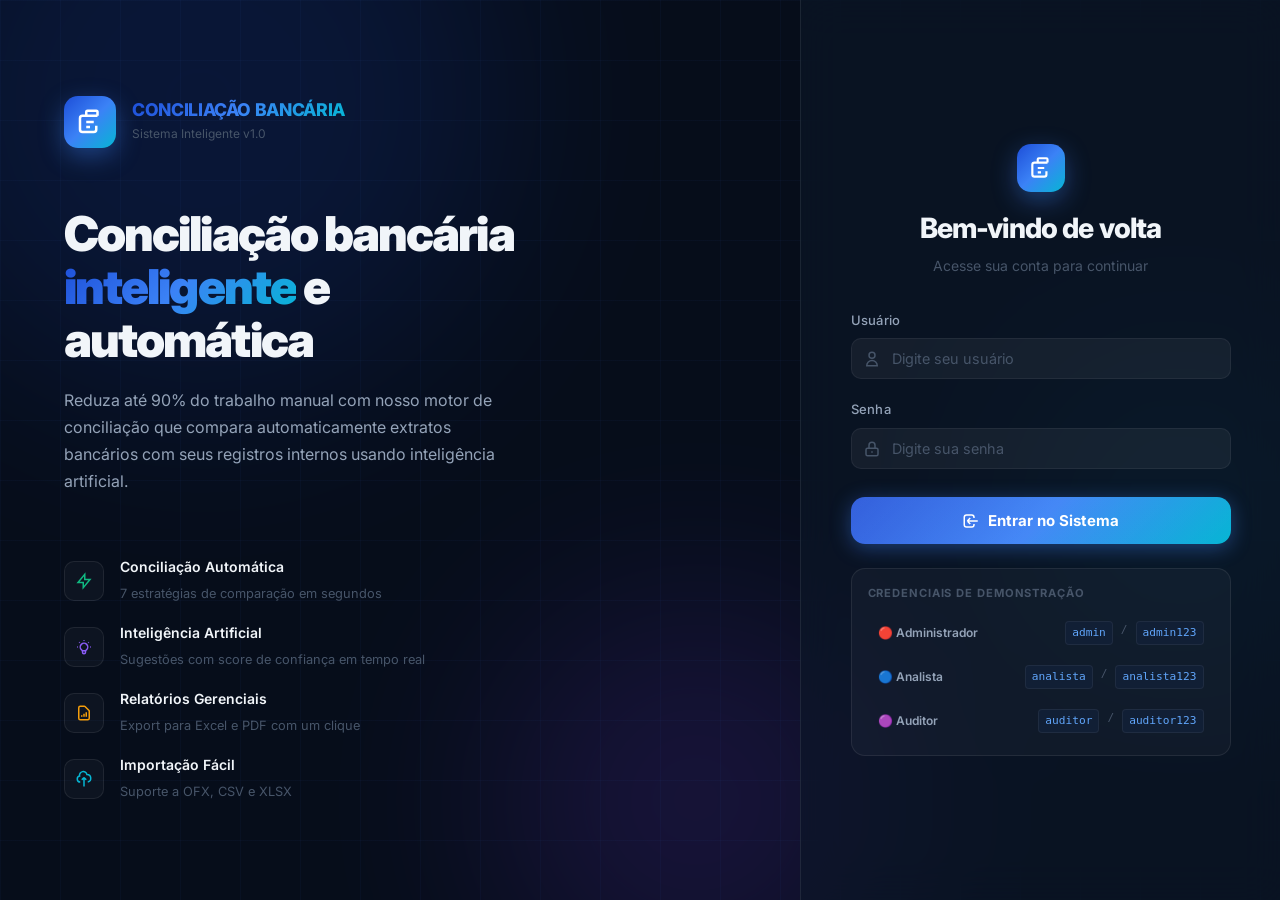
<file: index.html>
<!DOCTYPE html>
<html lang="pt-BR">

<head>
  <meta charset="UTF-8">
  <meta name="viewport" content="width=device-width, initial-scale=1.0">
  <title>Login – Sistema de Conciliação Bancária</title>
  <meta name="description"
    content="Acesse o Sistema Inteligente de Conciliação Bancária. Automatize comparações entre extratos bancários e registros internos.">
  <meta name="theme-color" content="#060d1a">
  <meta name="author" content="Bia Farias">
  <!-- Open Graph -->
  <meta property="og:type" content="website">
  <meta property="og:title" content="Sistema de Conciliação Bancária">
  <meta property="og:description" content="Sistema inteligente de conciliação bancária com IA. Compare extratos bancários e registros internos automaticamente.">
  <meta property="og:url" content="https://bia-farias.github.io/SISTEMA-DE-CONCILIA--O-BANCARIA/">
  <meta name="twitter:card" content="summary_large_image">
  <!-- Favicon -->
  <link rel="icon" href="data:image/svg+xml,<svg xmlns='http://www.w3.org/2000/svg' viewBox='0 0 100 100'><rect width='100' height='100' rx='20' fill='%231d4ed8'/><text y='72' x='14' font-size='60' font-family='Arial' font-weight='bold' fill='white'>CB</text></svg>">
  <link rel="stylesheet" href="css/global.css">
  <link rel="stylesheet" href="css/auth.css">
</head>

<body>
  <div id="toast-container" class="toast-container"></div>

  <div class="auth-page">
    <div class="auth-bg">
      <div class="auth-bg-orb auth-bg-orb-1"></div>
      <div class="auth-bg-orb auth-bg-orb-2"></div>
      <div class="auth-bg-orb auth-bg-orb-3"></div>
      <div class="auth-bg-grid"></div>
    </div>

    <!-- Left: Branding -->
    <div class="auth-left">
      <div class="auth-logo">
        <div class="auth-logo-icon">
          <svg fill="none" viewBox="0 0 24 24" stroke="currentColor" stroke-width="2">
            <path
              d="M9 7H6a2 2 0 00-2 2v9a2 2 0 002 2h9a2 2 0 002-2v-3M9 7h9m-9 0V4a1 1 0 011-1h7a1 1 0 011 1v3M9 12h6m-6 4h3" />
          </svg>
        </div>
        <div class="auth-logo-text">
          <h2>CONCILIAÇÃO BANCÁRIA</h2>
          <span>Sistema Inteligente v1.0</span>
        </div>
      </div>

      <h1 class="auth-headline">
        Conciliação bancária <span>inteligente</span> e automática
      </h1>

      <p class="auth-desc">
        Reduza até 90% do trabalho manual com nosso motor de conciliação que compara automaticamente extratos bancários
        com seus registros internos usando inteligência artificial.
      </p>

      <div class="auth-features">
        <div class="auth-feature">
          <div class="auth-feature-icon">
            <svg width="18" height="18" fill="none" viewBox="0 0 24 24" stroke="#10b981" stroke-width="2">
              <path d="M13 10V3L4 14h7v7l9-11h-7z" />
            </svg>
          </div>
          <div class="auth-feature-text">
            <strong>Conciliação Automática</strong>
            <span>7 estratégias de comparação em segundos</span>
          </div>
        </div>
        <div class="auth-feature">
          <div class="auth-feature-icon">
            <svg width="18" height="18" fill="none" viewBox="0 0 24 24" stroke="#8b5cf6" stroke-width="2">
              <path
                d="M9.663 17h4.673M12 3v1m6.364 1.636l-.707.707M21 12h-1M4 12H3m3.343-5.657l-.707-.707m2.828 9.9a5 5 0 117.072 0l-.548.547A3.374 3.374 0 0014 18.469V19a2 2 0 11-4 0v-.531c0-.895-.356-1.754-.988-2.386l-.548-.547z" />
            </svg>
          </div>
          <div class="auth-feature-text">
            <strong>Inteligência Artificial</strong>
            <span>Sugestões com score de confiança em tempo real</span>
          </div>
        </div>
        <div class="auth-feature">
          <div class="auth-feature-icon">
            <svg width="18" height="18" fill="none" viewBox="0 0 24 24" stroke="#f59e0b" stroke-width="2">
              <path
                d="M9 17v-2m3 2v-4m3 4v-6m2 10H7a2 2 0 01-2-2V5a2 2 0 012-2h5.586a1 1 0 01.707.293l5.414 5.414a1 1 0 01.293.707V19a2 2 0 01-2 2z" />
            </svg>
          </div>
          <div class="auth-feature-text">
            <strong>Relatórios Gerenciais</strong>
            <span>Export para Excel e PDF com um clique</span>
          </div>
        </div>
        <div class="auth-feature">
          <div class="auth-feature-icon">
            <svg width="18" height="18" fill="none" viewBox="0 0 24 24" stroke="#06b6d4" stroke-width="2">
              <path d="M7 16a4 4 0 01-.88-7.903A5 5 0 1115.9 6L16 6a5 5 0 011 9.9M15 13l-3-3m0 0l-3 3m3-3v12" />
            </svg>
          </div>
          <div class="auth-feature-text">
            <strong>Importação Fácil</strong>
            <span>Suporte a OFX, CSV e XLSX</span>
          </div>
        </div>
      </div>
    </div>

    <!-- Right: Form -->
    <div class="auth-right">
      <div class="auth-form-container">
        <div class="auth-form-header">
          <div class="auth-logo-icon" style="width:48px;height:48px;margin:0 auto 20px;border-radius:14px">
            <svg fill="none" viewBox="0 0 24 24" stroke="currentColor" stroke-width="2"
              style="width:26px;height:26px;color:white">
              <path
                d="M9 7H6a2 2 0 00-2 2v9a2 2 0 002 2h9a2 2 0 002-2v-3M9 7h9m-9 0V4a1 1 0 011-1h7a1 1 0 011 1v3M9 12h6m-6 4h3" />
            </svg>
          </div>
          <h2 class="auth-form-title">Bem-vindo de volta</h2>
          <p class="auth-form-subtitle">Acesse sua conta para continuar</p>
        </div>

        <form class="auth-form" id="login-form">
          <div class="input-group">
            <label class="input-label" for="username">Usuário</label>
            <div class="input-with-icon">
              <svg class="input-icon" fill="none" viewBox="0 0 24 24" stroke="currentColor" stroke-width="2">
                <path d="M16 7a4 4 0 11-8 0 4 4 0 018 0zM12 14a7 7 0 00-7 7h14a7 7 0 00-7-7z" />
              </svg>
              <input type="text" id="username" class="input" placeholder="Digite seu usuário" autocomplete="username"
                required>
            </div>
          </div>

          <div class="input-group">
            <label class="input-label" for="password">Senha</label>
            <div class="input-with-icon">
              <svg class="input-icon" fill="none" viewBox="0 0 24 24" stroke="currentColor" stroke-width="2">
                <path
                  d="M12 15v2m-6 4h12a2 2 0 002-2v-6a2 2 0 00-2-2H6a2 2 0 00-2 2v6a2 2 0 002 2zm10-10V7a4 4 0 00-8 0v4h8z" />
              </svg>
              <input type="password" id="password" class="input" placeholder="Digite sua senha"
                autocomplete="current-password" required>
            </div>
          </div>

          <div id="login-error" class="auth-error hidden">
            <svg width="16" height="16" fill="none" viewBox="0 0 24 24" stroke="currentColor" stroke-width="2">
              <path
                d="M12 9v2m0 4h.01m-6.938 4h13.856c1.54 0 2.502-1.667 1.732-3L13.732 4c-.77-1.333-2.694-1.333-3.464 0L3.34 16c-.77 1.333.192 3 1.732 3z" />
            </svg>
            <span id="login-error-msg">Usuário ou senha incorretos.</span>
          </div>

          <button type="submit" class="auth-submit-btn" id="login-btn">
            <svg width="18" height="18" fill="none" viewBox="0 0 24 24" stroke="currentColor" stroke-width="2">
              <path d="M11 16l-4-4m0 0l4-4m-4 4h14m-5 4v1a3 3 0 01-3 3H6a3 3 0 01-3-3V7a3 3 0 013-3h7a3 3 0 013 3v1" />
            </svg>
            <span id="login-btn-text">Entrar no Sistema</span>
          </button>
        </form>

        <!-- Demo credentials -->
        <div class="auth-demo">
          <div class="auth-demo-title">Credenciais de demonstração</div>
          <div class="auth-demo-credentials">
            <div class="auth-demo-row" onclick="fillCredentials('admin','admin123')">
              <span class="auth-demo-role">🔴 Administrador</span>
              <div class="auth-demo-creds">
                <code>admin</code> / <code>admin123</code>
              </div>
            </div>
            <div class="auth-demo-row" onclick="fillCredentials('analista','analista123')">
              <span class="auth-demo-role">🔵 Analista</span>
              <div class="auth-demo-creds">
                <code>analista</code> / <code>analista123</code>
              </div>
            </div>
            <div class="auth-demo-row" onclick="fillCredentials('auditor','auditor123')">
              <span class="auth-demo-role">🟣 Auditor</span>
              <div class="auth-demo-creds">
                <code>auditor</code> / <code>auditor123</code>
              </div>
            </div>
          </div>
        </div>
      </div>
    </div>
  </div>

  <script src="js/storage.js"></script>
  <script src="js/auth.js"></script>
  <script>
    // Redirect if already logged in
    if (AUTH.getSession()) {
      window.location.href = 'dashboard.html';
    }

    function fillCredentials(user, pass) {
      document.getElementById('username').value = user;
      document.getElementById('password').value = pass;
      document.getElementById('username').focus();
    }

    document.getElementById('login-form').addEventListener('submit', async (e) => {
      e.preventDefault();
      const btn = document.getElementById('login-btn');
      const btnText = document.getElementById('login-btn-text');
      const errEl = document.getElementById('login-error');
      const errMsg = document.getElementById('login-error-msg');

      const username = document.getElementById('username').value;
      const password = document.getElementById('password').value;

      btn.classList.add('loading');
      btnText.textContent = 'Verificando...';
      errEl.classList.add('hidden');

      // Simulate small delay for UX
      await new Promise(r => setTimeout(r, 600));

      const result = await AUTH.login(username, password);

      if (result.success) {
        btnText.textContent = 'Redirecionando...';
        setTimeout(() => { window.location.href = 'dashboard.html'; }, 400);
      } else {
        btn.classList.remove('loading');
        btnText.textContent = 'Entrar no Sistema';
        errMsg.textContent = result.error;
        errEl.classList.remove('hidden');
        document.getElementById('password').value = '';
        document.getElementById('password').focus();
      }
    });
  </script>
</body>

</html>
</file>
<file: css/global.css>
/* =========================================
   SISTEMA DE CONCILIAÇÃO BANCÁRIA
   Global Design System
   ========================================= */

@import url('https://fonts.googleapis.com/css2?family=Inter:wght@300;400;500;600;700;800;900&display=swap');

/* ---- CSS Variables / Design Tokens ---- */
:root {
  /* Background */
  --bg-primary:   #060d1a;
  --bg-secondary: #0d1829;
  --bg-tertiary:  #111f35;
  --bg-card:      rgba(255, 255, 255, 0.03);
  --bg-card-hover:rgba(255, 255, 255, 0.06);
  --bg-input:     rgba(255, 255, 255, 0.05);

  /* Glass */
  --glass-bg:     rgba(13, 24, 41, 0.7);
  --glass-border: rgba(255, 255, 255, 0.08);
  --glass-shadow: 0 8px 32px rgba(0, 0, 0, 0.4);

  /* Brand */
  --brand-primary:   #3b82f6;
  --brand-secondary: #60a5fa;
  --brand-gradient:  linear-gradient(135deg, #1d4ed8, #3b82f6, #06b6d4);
  --brand-glow:      0 0 20px rgba(59, 130, 246, 0.4);

  /* Semantic Colors */
  --success:      #10b981;
  --success-bg:   rgba(16, 185, 129, 0.12);
  --success-glow: rgba(16, 185, 129, 0.3);

  --warning:      #f59e0b;
  --warning-bg:   rgba(245, 158, 11, 0.12);
  --warning-glow: rgba(245, 158, 11, 0.3);

  --danger:       #ef4444;
  --danger-bg:    rgba(239, 68, 68, 0.12);
  --danger-glow:  rgba(239, 68, 68, 0.3);

  --info:         #8b5cf6;
  --info-bg:      rgba(139, 92, 246, 0.12);
  --info-glow:    rgba(139, 92, 246, 0.3);

  --pending:      #f97316;
  --pending-bg:   rgba(249, 115, 22, 0.12);

  /* Text */
  --text-primary:   #f1f5f9;
  --text-secondary: #94a3b8;
  --text-muted:     #475569;
  --text-inverse:   #0a0f1e;

  /* Border */
  --border-subtle:  rgba(255, 255, 255, 0.06);
  --border-default: rgba(255, 255, 255, 0.1);
  --border-strong:  rgba(255, 255, 255, 0.2);
  --border-brand:   rgba(59, 130, 246, 0.4);

  /* Spacing */
  --space-1: 4px;
  --space-2: 8px;
  --space-3: 12px;
  --space-4: 16px;
  --space-5: 20px;
  --space-6: 24px;
  --space-8: 32px;
  --space-10: 40px;
  --space-12: 48px;
  --space-16: 64px;

  /* Border Radius */
  --radius-sm:  6px;
  --radius-md:  10px;
  --radius-lg:  14px;
  --radius-xl:  20px;
  --radius-2xl: 28px;
  --radius-full: 9999px;

  /* Shadows */
  --shadow-sm:  0 2px 8px rgba(0,0,0,0.3);
  --shadow-md:  0 4px 16px rgba(0,0,0,0.4);
  --shadow-lg:  0 8px 32px rgba(0,0,0,0.5);
  --shadow-xl:  0 16px 48px rgba(0,0,0,0.6);

  /* Transitions */
  --transition-fast:   all 0.15s ease;
  --transition-normal: all 0.25s ease;
  --transition-slow:   all 0.4s cubic-bezier(0.4, 0, 0.2, 1);

  /* Sidebar */
  --sidebar-width: 260px;
  --header-height: 64px;
  --sidebar-collapsed: 72px;

  /* Z-index */
  --z-sidebar:  100;
  --z-header:   200;
  --z-modal:    300;
  --z-toast:    400;
  --z-tooltip:  500;
}

/* ---- Reset ---- */
*, *::before, *::after {
  box-sizing: border-box;
  margin: 0;
  padding: 0;
}

html {
  scroll-behavior: smooth;
  -webkit-font-smoothing: antialiased;
  -moz-osx-font-smoothing: grayscale;
}

body {
  font-family: 'Inter', -apple-system, BlinkMacSystemFont, sans-serif;
  background-color: var(--bg-primary);
  color: var(--text-primary);
  min-height: 100vh;
  line-height: 1.6;
  overflow-x: hidden;
}

a { color: inherit; text-decoration: none; }
img, svg { display: block; max-width: 100%; }
button { cursor: pointer; font-family: inherit; }
input, textarea, select { font-family: inherit; }
ul, ol { list-style: none; }

/* ---- Scrollbar ---- */
::-webkit-scrollbar { width: 6px; height: 6px; }
::-webkit-scrollbar-track { background: var(--bg-secondary); }
::-webkit-scrollbar-thumb { background: var(--border-strong); border-radius: var(--radius-full); }
::-webkit-scrollbar-thumb:hover { background: var(--text-muted); }

/* ---- Typography ---- */
h1, h2, h3, h4, h5, h6 {
  font-weight: 700;
  line-height: 1.2;
  color: var(--text-primary);
  letter-spacing: -0.02em;
}
h1 { font-size: clamp(1.75rem, 4vw, 2.5rem); }
h2 { font-size: clamp(1.4rem, 3vw, 2rem); }
h3 { font-size: clamp(1.15rem, 2.5vw, 1.5rem); }
h4 { font-size: 1.125rem; }
h5 { font-size: 1rem; }
h6 { font-size: 0.875rem; }

p { color: var(--text-secondary); line-height: 1.7; }

/* ---- Layout ---- */
.app-layout {
  display: flex;
  min-height: 100vh;
}

.main-content {
  flex: 1;
  margin-left: var(--sidebar-width);
  min-height: 100vh;
  display: flex;
  flex-direction: column;
  transition: var(--transition-slow);
}

.main-content.sidebar-collapsed {
  margin-left: var(--sidebar-collapsed);
}

.page-content {
  flex: 1;
  padding: var(--space-8);
  margin-top: var(--header-height);
}

.container { max-width: 1400px; margin: 0 auto; width: 100%; }

/* ---- Grid ---- */
.grid { display: grid; }
.grid-cols-2 { grid-template-columns: repeat(2, 1fr); }
.grid-cols-3 { grid-template-columns: repeat(3, 1fr); }
.grid-cols-4 { grid-template-columns: repeat(4, 1fr); }
.grid-cols-6 { grid-template-columns: repeat(6, 1fr); }
.gap-4  { gap: var(--space-4); }
.gap-6  { gap: var(--space-6); }
.gap-8  { gap: var(--space-8); }

/* ---- Flex ---- */
.flex { display: flex; }
.flex-col { flex-direction: column; }
.items-center { align-items: center; }
.items-start  { align-items: flex-start; }
.items-end    { align-items: flex-end; }
.justify-center  { justify-content: center; }
.justify-between { justify-content: space-between; }
.justify-end     { justify-content: flex-end; }
.flex-1 { flex: 1; }
.gap-2  { gap: var(--space-2); }
.gap-3  { gap: var(--space-3); }

/* ---- Card ---- */
.card {
  background: var(--bg-card);
  border: 1px solid var(--glass-border);
  border-radius: var(--radius-xl);
  padding: var(--space-6);
  backdrop-filter: blur(20px);
  -webkit-backdrop-filter: blur(20px);
  transition: var(--transition-normal);
}
.card:hover {
  background: var(--bg-card-hover);
  border-color: var(--border-default);
  box-shadow: var(--shadow-md);
}
.card-sm { padding: var(--space-4); border-radius: var(--radius-lg); }
.card-lg { padding: var(--space-8); border-radius: var(--radius-2xl); }

/* ---- Buttons ---- */
.btn {
  display: inline-flex;
  align-items: center;
  gap: var(--space-2);
  padding: 10px 20px;
  border-radius: var(--radius-md);
  font-size: 0.875rem;
  font-weight: 600;
  border: none;
  cursor: pointer;
  transition: var(--transition-normal);
  white-space: nowrap;
  position: relative;
  overflow: hidden;
}
.btn::after {
  content: '';
  position: absolute;
  inset: 0;
  background: rgba(255,255,255,0);
  transition: var(--transition-fast);
}
.btn:hover::after { background: rgba(255,255,255,0.07); }
.btn:active { transform: scale(0.97); }

.btn-primary {
  background: var(--brand-gradient);
  color: white;
  box-shadow: 0 4px 15px rgba(59, 130, 246, 0.35);
}
.btn-primary:hover {
  box-shadow: 0 6px 24px rgba(59, 130, 246, 0.5);
  transform: translateY(-1px);
}

.btn-secondary {
  background: var(--bg-card);
  color: var(--text-primary);
  border: 1px solid var(--border-default);
}
.btn-secondary:hover {
  border-color: var(--brand-primary);
  color: var(--brand-secondary);
}

.btn-success {
  background: linear-gradient(135deg, #059669, #10b981);
  color: white;
  box-shadow: 0 4px 15px rgba(16, 185, 129, 0.35);
}
.btn-success:hover { box-shadow: 0 6px 24px rgba(16, 185, 129, 0.5); transform: translateY(-1px); }

.btn-danger {
  background: linear-gradient(135deg, #dc2626, #ef4444);
  color: white;
  box-shadow: 0 4px 15px rgba(239, 68, 68, 0.35);
}
.btn-danger:hover { box-shadow: 0 6px 24px rgba(239, 68, 68, 0.5); transform: translateY(-1px); }

.btn-ghost {
  background: transparent;
  color: var(--text-secondary);
  border: 1px solid transparent;
}
.btn-ghost:hover {
  background: var(--bg-card);
  border-color: var(--border-subtle);
  color: var(--text-primary);
}

.btn-sm { padding: 7px 14px; font-size: 0.8rem; }
.btn-lg { padding: 14px 28px; font-size: 1rem; border-radius: var(--radius-lg); }
.btn-icon { padding: 10px; width: 40px; height: 40px; justify-content: center; border-radius: var(--radius-md); }
.btn-icon.btn-sm { width: 32px; height: 32px; padding: 6px; }

.btn:disabled {
  opacity: 0.4;
  cursor: not-allowed;
  transform: none !important;
}

/* ---- Inputs ---- */
.input-group {
  display: flex;
  flex-direction: column;
  gap: var(--space-2);
}
.input-label {
  font-size: 0.8125rem;
  font-weight: 500;
  color: var(--text-secondary);
  letter-spacing: 0.02em;
}
.input {
  background: var(--bg-input);
  border: 1px solid var(--border-subtle);
  border-radius: var(--radius-md);
  padding: 11px 14px;
  color: var(--text-primary);
  font-size: 0.9rem;
  width: 100%;
  transition: var(--transition-fast);
  outline: none;
}
.input::placeholder { color: var(--text-muted); }
.input:focus {
  border-color: var(--brand-primary);
  background: rgba(59, 130, 246, 0.05);
  box-shadow: 0 0 0 3px rgba(59, 130, 246, 0.12);
}
.input:hover { border-color: var(--border-default); }

.input-with-icon { position: relative; }
.input-with-icon .input { padding-left: 40px; }
.input-with-icon .input-icon {
  position: absolute;
  left: 12px;
  top: 50%;
  transform: translateY(-50%);
  color: var(--text-muted);
  width: 18px;
  height: 18px;
}

select.input {
  appearance: none;
  background-image: url("data:image/svg+xml,%3Csvg xmlns='http://www.w3.org/2000/svg' fill='none' viewBox='0 0 24 24' stroke='%2394a3b8' stroke-width='2'%3E%3Cpath d='M19 9l-7 7-7-7'/%3E%3C/svg%3E");
  background-repeat: no-repeat;
  background-position: right 12px center;
  background-size: 16px;
  padding-right: 36px;
  cursor: pointer;
}

/* ---- Badges / Status ---- */
.badge {
  display: inline-flex;
  align-items: center;
  gap: 5px;
  padding: 3px 10px;
  border-radius: var(--radius-full);
  font-size: 0.72rem;
  font-weight: 600;
  letter-spacing: 0.04em;
  text-transform: uppercase;
}
.badge-success   { background: var(--success-bg); color: var(--success); border: 1px solid rgba(16,185,129,0.2); }
.badge-warning   { background: var(--warning-bg); color: var(--warning); border: 1px solid rgba(245,158,11,0.2); }
.badge-danger    { background: var(--danger-bg);  color: var(--danger);  border: 1px solid rgba(239,68,68,0.2); }
.badge-info      { background: var(--info-bg);    color: var(--info);    border: 1px solid rgba(139,92,246,0.2); }
.badge-pending   { background: var(--pending-bg); color: var(--pending); border: 1px solid rgba(249,115,22,0.2); }
.badge-secondary { background: var(--bg-card);    color: var(--text-secondary); border: 1px solid var(--border-subtle); }
.badge-brand     { background: rgba(59,130,246,0.12); color: var(--brand-primary); border: 1px solid rgba(59,130,246,0.2); }

.badge-dot::before {
  content: '';
  width: 6px;
  height: 6px;
  border-radius: 50%;
  background: currentColor;
  flex-shrink: 0;
}

/* ---- Tables ---- */
.table-wrapper {
  overflow-x: auto;
  border-radius: var(--radius-lg);
  border: 1px solid var(--glass-border);
}
.table {
  width: 100%;
  border-collapse: collapse;
  font-size: 0.875rem;
}
.table thead th {
  background: rgba(255,255,255,0.03);
  padding: 13px 16px;
  text-align: left;
  font-size: 0.75rem;
  font-weight: 600;
  color: var(--text-muted);
  text-transform: uppercase;
  letter-spacing: 0.06em;
  border-bottom: 1px solid var(--glass-border);
  white-space: nowrap;
}
.table tbody td {
  padding: 13px 16px;
  border-bottom: 1px solid var(--border-subtle);
  color: var(--text-primary);
  vertical-align: middle;
}
.table tbody tr:last-child td { border-bottom: none; }
.table tbody tr {
  transition: var(--transition-fast);
}
.table tbody tr:hover { background: rgba(255,255,255,0.02); }
.table-striped tbody tr:nth-child(even) { background: rgba(255,255,255,0.01); }

/* ---- Page Header ---- */
.page-header {
  display: flex;
  align-items: center;
  justify-content: space-between;
  margin-bottom: var(--space-8);
  flex-wrap: wrap;
  gap: var(--space-4);
}
.page-title {
  font-size: 1.625rem;
  font-weight: 800;
  letter-spacing: -0.03em;
  background: linear-gradient(135deg, var(--text-primary), var(--text-secondary));
  -webkit-background-clip: text;
  -webkit-text-fill-color: transparent;
  background-clip: text;
}
.page-subtitle {
  font-size: 0.875rem;
  color: var(--text-muted);
  margin-top: 3px;
}

/* ---- Section Headers ---- */
.section-header {
  display: flex;
  align-items: center;
  justify-content: space-between;
  margin-bottom: var(--space-5);
}
.section-title {
  font-size: 1rem;
  font-weight: 700;
  color: var(--text-primary);
}

/* ---- Divider ---- */
.divider {
  height: 1px;
  background: var(--border-subtle);
  margin: var(--space-6) 0;
}

/* ---- Toast Notifications ---- */
.toast-container {
  position: fixed;
  top: var(--space-5);
  right: var(--space-5);
  display: flex;
  flex-direction: column;
  gap: var(--space-3);
  z-index: var(--z-toast);
  pointer-events: none;
}
.toast {
  display: flex;
  align-items: center;
  gap: var(--space-3);
  padding: 14px 18px;
  border-radius: var(--radius-lg);
  background: var(--bg-tertiary);
  border: 1px solid var(--glass-border);
  backdrop-filter: blur(20px);
  box-shadow: var(--shadow-xl);
  min-width: 300px;
  max-width: 420px;
  pointer-events: all;
  animation: toastIn 0.4s cubic-bezier(0.34, 1.56, 0.64, 1);
}
.toast.toast-hide { animation: toastOut 0.3s ease forwards; }
.toast-icon { width: 20px; height: 20px; flex-shrink: 0; }
.toast-message { font-size: 0.875rem; font-weight: 500; flex: 1; }
.toast-close { color: var(--text-muted); cursor: pointer; padding: 2px; }
.toast-success { border-color: rgba(16,185,129,0.3); }
.toast-success .toast-icon { color: var(--success); }
.toast-error { border-color: rgba(239,68,68,0.3); }
.toast-error .toast-icon { color: var(--danger); }
.toast-warning { border-color: rgba(245,158,11,0.3); }
.toast-warning .toast-icon { color: var(--warning); }
.toast-info { border-color: rgba(59,130,246,0.3); }
.toast-info .toast-icon { color: var(--brand-primary); }

@keyframes toastIn {
  from { opacity: 0; transform: translateX(50px) scale(0.9); }
  to   { opacity: 1; transform: translateX(0) scale(1); }
}
@keyframes toastOut {
  from { opacity: 1; transform: translateX(0); }
  to   { opacity: 0; transform: translateX(50px); }
}

/* ---- Modal ---- */
.modal-overlay {
  position: fixed;
  inset: 0;
  background: rgba(6, 13, 26, 0.85);
  backdrop-filter: blur(8px);
  z-index: var(--z-modal);
  display: flex;
  align-items: center;
  justify-content: center;
  padding: var(--space-5);
  opacity: 0;
  visibility: hidden;
  transition: var(--transition-normal);
}
.modal-overlay.active {
  opacity: 1;
  visibility: visible;
}
.modal {
  background: var(--bg-secondary);
  border: 1px solid var(--glass-border);
  border-radius: var(--radius-2xl);
  padding: var(--space-8);
  width: 100%;
  max-width: 560px;
  max-height: 90vh;
  overflow-y: auto;
  transform: scale(0.9) translateY(20px);
  transition: var(--transition-slow);
  box-shadow: var(--shadow-xl);
}
.modal-overlay.active .modal {
  transform: scale(1) translateY(0);
}
.modal-header {
  display: flex;
  align-items: center;
  justify-content: space-between;
  margin-bottom: var(--space-6);
}
.modal-title { font-size: 1.25rem; font-weight: 700; }
.modal-close {
  width: 32px; height: 32px;
  border-radius: var(--radius-md);
  border: none;
  background: var(--bg-card);
  color: var(--text-secondary);
  display: flex; align-items: center; justify-content: center;
  cursor: pointer;
  transition: var(--transition-fast);
}
.modal-close:hover { background: var(--danger-bg); color: var(--danger); }
.modal-footer {
  display: flex;
  gap: var(--space-3);
  justify-content: flex-end;
  margin-top: var(--space-6);
  padding-top: var(--space-5);
  border-top: 1px solid var(--border-subtle);
}

/* ---- Progress Bar ---- */
.progress-bar {
  width: 100%;
  height: 8px;
  background: var(--border-subtle);
  border-radius: var(--radius-full);
  overflow: hidden;
}
.progress-fill {
  height: 100%;
  background: var(--brand-gradient);
  border-radius: var(--radius-full);
  transition: width 0.5s cubic-bezier(0.4, 0, 0.2, 1);
  position: relative;
  overflow: hidden;
}
.progress-fill::after {
  content: '';
  position: absolute;
  inset: 0;
  background: linear-gradient(90deg, transparent, rgba(255,255,255,0.3), transparent);
  animation: shimmer 2s infinite;
}
@keyframes shimmer {
  from { transform: translateX(-100%); }
  to   { transform: translateX(100%); }
}

/* ---- Skeleton Loader ---- */
.skeleton {
  background: linear-gradient(90deg, var(--bg-card) 25%, rgba(255,255,255,0.06) 50%, var(--bg-card) 75%);
  background-size: 200% 100%;
  animation: skeleton 1.5s ease-in-out infinite;
  border-radius: var(--radius-md);
}
@keyframes skeleton {
  from { background-position: 200% 0; }
  to   { background-position: -200% 0; }
}

/* ---- Empty State ---- */
.empty-state {
  display: flex;
  flex-direction: column;
  align-items: center;
  justify-content: center;
  text-align: center;
  padding: var(--space-16) var(--space-8);
  gap: var(--space-4);
}
.empty-state-icon {
  width: 64px;
  height: 64px;
  background: var(--bg-card);
  border-radius: var(--radius-xl);
  display: flex;
  align-items: center;
  justify-content: center;
  margin-bottom: var(--space-2);
  color: var(--text-muted);
}
.empty-state-title {
  font-size: 1.1rem;
  font-weight: 700;
  color: var(--text-primary);
}
.empty-state-desc {
  font-size: 0.875rem;
  color: var(--text-muted);
  max-width: 340px;
}

/* ---- Utility Classes ---- */
.mt-auto { margin-top: auto; }
.mb-0    { margin-bottom: 0; }
.p-0     { padding: 0; }
.w-full  { width: 100%; }
.h-full  { height: 100%; }
.relative { position: relative; }
.absolute { position: absolute; }
.overflow-hidden { overflow: hidden; }
.text-center { text-align: center; }
.text-right  { text-align: right; }
.text-sm   { font-size: 0.875rem; }
.text-xs   { font-size: 0.75rem; }
.text-lg   { font-size: 1.125rem; }
.text-xl   { font-size: 1.25rem; }
.text-muted   { color: var(--text-muted); }
.text-secondary { color: var(--text-secondary); }
.text-success { color: var(--success); }
.text-danger  { color: var(--danger); }
.text-warning { color: var(--warning); }
.text-brand   { color: var(--brand-primary); }
.font-bold   { font-weight: 700; }
.font-semibold { font-weight: 600; }
.font-medium  { font-weight: 500; }
.hidden { display: none !important; }
.truncate { white-space: nowrap; overflow: hidden; text-overflow: ellipsis; }

/* ---- Glow Effects ---- */
.glow-blue   { box-shadow: 0 0 20px rgba(59,130,246,0.3); }
.glow-green  { box-shadow: 0 0 20px rgba(16,185,129,0.3); }
.glow-amber  { box-shadow: 0 0 20px rgba(245,158,11,0.3); }
.glow-red    { box-shadow: 0 0 20px rgba(239,68,68,0.3); }
.glow-purple { box-shadow: 0 0 20px rgba(139,92,246,0.3); }

/* ---- Gradient Text ---- */
.gradient-text {
  background: var(--brand-gradient);
  -webkit-background-clip: text;
  -webkit-text-fill-color: transparent;
  background-clip: text;
}

/* ---- Animations ---- */
@keyframes fadeIn {
  from { opacity: 0; }
  to   { opacity: 1; }
}
@keyframes slideUp {
  from { opacity: 0; transform: translateY(24px); }
  to   { opacity: 1; transform: translateY(0); }
}
@keyframes slideDown {
  from { opacity: 0; transform: translateY(-16px); }
  to   { opacity: 1; transform: translateY(0); }
}
@keyframes scaleIn {
  from { opacity: 0; transform: scale(0.9); }
  to   { opacity: 1; transform: scale(1); }
}
@keyframes pulse {
  0%, 100% { opacity: 1; }
  50% { opacity: 0.5; }
}
@keyframes spin {
  from { transform: rotate(0deg); }
  to   { transform: rotate(360deg); }
}
@keyframes float {
  0%, 100% { transform: translateY(0); }
  50% { transform: translateY(-8px); }
}

.animate-fade-in  { animation: fadeIn 0.4s ease; }
.animate-slide-up { animation: slideUp 0.5s cubic-bezier(0.4, 0, 0.2, 1); }
.animate-scale-in { animation: scaleIn 0.3s ease; }
.animate-spin     { animation: spin 1s linear infinite; }
.animate-pulse    { animation: pulse 2s ease-in-out infinite; }

/* ---- Background Decorations ---- */
.bg-grid {
  background-image:
    linear-gradient(rgba(59, 130, 246, 0.03) 1px, transparent 1px),
    linear-gradient(90deg, rgba(59, 130, 246, 0.03) 1px, transparent 1px);
  background-size: 50px 50px;
}

.bg-dots {
  background-image: radial-gradient(rgba(59, 130, 246, 0.15) 1px, transparent 1px);
  background-size: 20px 20px;
}

/* ---- Tooltip ---- */
[data-tooltip] {
  position: relative;
}
[data-tooltip]::before {
  content: attr(data-tooltip);
  position: absolute;
  bottom: calc(100% + 8px);
  left: 50%;
  transform: translateX(-50%);
  background: var(--bg-tertiary);
  border: 1px solid var(--border-default);
  color: var(--text-primary);
  font-size: 0.75rem;
  padding: 6px 10px;
  border-radius: var(--radius-sm);
  white-space: nowrap;
  opacity: 0;
  pointer-events: none;
  transition: var(--transition-fast);
  z-index: var(--z-tooltip);
}
[data-tooltip]:hover::before { opacity: 1; }

/* ---- Responsive ---- */
@media (max-width: 1024px) {
  .grid-cols-4 { grid-template-columns: repeat(2, 1fr); }
  .grid-cols-6 { grid-template-columns: repeat(3, 1fr); }
}
@media (max-width: 768px) {
  .main-content { margin-left: 0; }
  .page-content { padding: var(--space-4); }
  .grid-cols-2,
  .grid-cols-3,
  .grid-cols-4 { grid-template-columns: 1fr; }
  .grid-cols-6 { grid-template-columns: repeat(2, 1fr); }
  .page-header { flex-direction: column; align-items: flex-start; }
}
</file>
<file: css/auth.css>
/* =========================================
   AUTH / LOGIN PAGE STYLES
   ========================================= */

.auth-page {
  min-height: 100vh;
  display: flex;
  position: relative;
  overflow: hidden;
  background: var(--bg-primary);
}

/* Animated background */
.auth-bg {
  position: absolute;
  inset: 0;
  overflow: hidden;
  pointer-events: none;
}

.auth-bg-orb {
  position: absolute;
  border-radius: 50%;
  filter: blur(100px);
  opacity: 0.15;
  animation: float 8s ease-in-out infinite;
}

.auth-bg-orb-1 {
  width: 600px;
  height: 600px;
  background: #1d4ed8;
  top: -200px;
  left: -100px;
  animation-delay: 0s;
}

.auth-bg-orb-2 {
  width: 400px;
  height: 400px;
  background: #7c3aed;
  bottom: -100px;
  right: 30%;
  animation-delay: -3s;
}

.auth-bg-orb-3 {
  width: 300px;
  height: 300px;
  background: #0891b2;
  top: 40%;
  right: -50px;
  animation-delay: -6s;
}

.auth-bg-grid {
  position: absolute;
  inset: 0;
  background-image:
    linear-gradient(rgba(59, 130, 246, 0.04) 1px, transparent 1px),
    linear-gradient(90deg, rgba(59, 130, 246, 0.04) 1px, transparent 1px);
  background-size: 60px 60px;
}

/* Left side – branding */
.auth-left {
  flex: 1;
  display: flex;
  flex-direction: column;
  justify-content: center;
  align-items: flex-start;
  padding: 80px 64px;
  position: relative;
  z-index: 1;
}

.auth-logo {
  display: flex;
  align-items: center;
  gap: var(--space-4);
  margin-bottom: 60px;
}

.auth-logo-icon {
  width: 52px;
  height: 52px;
  border-radius: var(--radius-lg);
  background: var(--brand-gradient);
  display: flex;
  align-items: center;
  justify-content: center;
  box-shadow: 0 8px 24px rgba(59,130,246,0.4);
}

.auth-logo-icon svg {
  width: 30px;
  height: 30px;
  color: white;
}

.auth-logo-text h2 {
  font-size: 1.1rem;
  font-weight: 800;
  letter-spacing: -0.02em;
  background: var(--brand-gradient);
  -webkit-background-clip: text;
  -webkit-text-fill-color: transparent;
  background-clip: text;
}

.auth-logo-text span {
  font-size: 0.75rem;
  color: var(--text-muted);
}

.auth-headline {
  font-size: clamp(2rem, 4vw, 3rem);
  font-weight: 900;
  letter-spacing: -0.04em;
  line-height: 1.1;
  color: var(--text-primary);
  margin-bottom: var(--space-5);
  max-width: 480px;
}

.auth-headline span {
  background: var(--brand-gradient);
  -webkit-background-clip: text;
  -webkit-text-fill-color: transparent;
  background-clip: text;
}

.auth-desc {
  font-size: 1rem;
  color: var(--text-secondary);
  line-height: 1.7;
  max-width: 440px;
  margin-bottom: 60px;
}

.auth-features {
  display: flex;
  flex-direction: column;
  gap: var(--space-4);
}

.auth-feature {
  display: flex;
  align-items: center;
  gap: var(--space-4);
}

.auth-feature-icon {
  width: 40px;
  height: 40px;
  border-radius: var(--radius-md);
  background: var(--bg-card);
  border: 1px solid var(--glass-border);
  display: flex;
  align-items: center;
  justify-content: center;
  flex-shrink: 0;
}

.auth-feature-icon svg {
  width: 18px;
  height: 18px;
}

.auth-feature-text strong {
  display: block;
  font-size: 0.875rem;
  font-weight: 600;
  color: var(--text-primary);
  margin-bottom: 2px;
}

.auth-feature-text span {
  font-size: 0.8rem;
  color: var(--text-muted);
}

/* Right side – login form */
.auth-right {
  width: 480px;
  display: flex;
  flex-direction: column;
  justify-content: center;
  align-items: center;
  padding: 60px 48px;
  position: relative;
  z-index: 1;
  background: rgba(13, 24, 41, 0.6);
  backdrop-filter: blur(20px);
  border-left: 1px solid var(--glass-border);
}

.auth-form-container {
  width: 100%;
  max-width: 380px;
  animation: slideUp 0.6s cubic-bezier(0.4, 0, 0.2, 1);
}

.auth-form-header {
  margin-bottom: var(--space-8);
  text-align: center;
}

.auth-form-title {
  font-size: 1.75rem;
  font-weight: 800;
  letter-spacing: -0.03em;
  color: var(--text-primary);
  margin-bottom: var(--space-2);
}

.auth-form-subtitle {
  font-size: 0.875rem;
  color: var(--text-muted);
}

.auth-form {
  display: flex;
  flex-direction: column;
  gap: var(--space-5);
}

.auth-submit-btn {
  width: 100%;
  padding: 14px;
  background: var(--brand-gradient);
  color: white;
  border: none;
  border-radius: var(--radius-lg);
  font-size: 0.9375rem;
  font-weight: 700;
  cursor: pointer;
  transition: var(--transition-normal);
  box-shadow: 0 4px 20px rgba(59,130,246,0.4);
  display: flex;
  align-items: center;
  justify-content: center;
  gap: var(--space-2);
  margin-top: var(--space-2);
  position: relative;
  overflow: hidden;
}

.auth-submit-btn::before {
  content: '';
  position: absolute;
  inset: 0;
  background: linear-gradient(135deg, rgba(255,255,255,0.1), transparent);
}

.auth-submit-btn:hover {
  transform: translateY(-2px);
  box-shadow: 0 8px 30px rgba(59,130,246,0.5);
}

.auth-submit-btn:active { transform: scale(0.98); }

.auth-submit-btn.loading {
  pointer-events: none;
}

/* Demo credentials */
.auth-demo {
  margin-top: var(--space-6);
  padding: var(--space-4);
  background: var(--bg-card);
  border: 1px solid var(--glass-border);
  border-radius: var(--radius-lg);
}

.auth-demo-title {
  font-size: 0.7rem;
  font-weight: 700;
  text-transform: uppercase;
  letter-spacing: 0.08em;
  color: var(--text-muted);
  margin-bottom: var(--space-3);
}

.auth-demo-credentials {
  display: flex;
  flex-direction: column;
  gap: var(--space-2);
}

.auth-demo-row {
  display: flex;
  justify-content: space-between;
  align-items: center;
  gap: var(--space-3);
  cursor: pointer;
  padding: 6px 10px;
  border-radius: var(--radius-sm);
  transition: var(--transition-fast);
}

.auth-demo-row:hover {
  background: rgba(255,255,255,0.04);
}

.auth-demo-role {
  font-size: 0.75rem;
  font-weight: 600;
  color: var(--text-secondary);
  min-width: 100px;
}

.auth-demo-creds {
  font-size: 0.7rem;
  color: var(--text-muted);
  font-family: monospace;
  display: flex;
  gap: var(--space-2);
}

.auth-demo-creds code {
  background: var(--bg-tertiary);
  border: 1px solid var(--border-subtle);
  padding: 2px 6px;
  border-radius: 4px;
  color: var(--brand-secondary);
}

.auth-error {
  background: var(--danger-bg);
  border: 1px solid rgba(239,68,68,0.25);
  border-radius: var(--radius-md);
  padding: var(--space-3) var(--space-4);
  font-size: 0.8rem;
  color: var(--danger);
  display: flex;
  align-items: center;
  gap: var(--space-2);
  animation: scaleIn 0.2s ease;
}

/* ---- Responsive ---- */
@media (max-width: 900px) {
  .auth-left { display: none; }
  .auth-right {
    width: 100%;
    border-left: none;
    background: var(--bg-primary);
    padding: 40px 24px;
  }
}
</file>
<file: css/components.css>
/* =========================================
   SIDEBAR COMPONENT
   ========================================= */

.sidebar {
  position: fixed;
  left: 0;
  top: 0;
  width: var(--sidebar-width);
  height: 100vh;
  background: var(--bg-secondary);
  border-right: 1px solid var(--glass-border);
  display: flex;
  flex-direction: column;
  z-index: var(--z-sidebar);
  transition: var(--transition-slow);
  overflow: hidden;
}

.sidebar.collapsed {
  width: var(--sidebar-collapsed);
}

/* Logo */
.sidebar-logo {
  display: flex;
  align-items: center;
  gap: var(--space-3);
  padding: var(--space-5) var(--space-5);
  border-bottom: 1px solid var(--glass-border);
  min-height: var(--header-height);
  flex-shrink: 0;
}

.sidebar-logo-icon {
  width: 38px;
  height: 38px;
  border-radius: var(--radius-md);
  background: var(--brand-gradient);
  display: flex;
  align-items: center;
  justify-content: center;
  flex-shrink: 0;
  box-shadow: 0 4px 12px rgba(59, 130, 246, 0.4);
}

.sidebar-logo-icon svg {
  width: 22px;
  height: 22px;
  color: white;
}

.sidebar-logo-text {
  overflow: hidden;
  transition: var(--transition-slow);
}

.sidebar.collapsed .sidebar-logo-text {
  width: 0;
  opacity: 0;
}

.sidebar-logo-text h1 {
  font-size: 0.8rem;
  font-weight: 800;
  background: var(--brand-gradient);
  -webkit-background-clip: text;
  -webkit-text-fill-color: transparent;
  background-clip: text;
  letter-spacing: -0.01em;
  line-height: 1.1;
}

.sidebar-logo-text span {
  font-size: 0.65rem;
  color: var(--text-muted);
  font-weight: 400;
  display: block;
}

/* Nav */
.sidebar-nav {
  flex: 1;
  padding: var(--space-4) var(--space-3);
  overflow-y: auto;
  overflow-x: hidden;
  display: flex;
  flex-direction: column;
  gap: 2px;
}

.sidebar-section-label {
  font-size: 0.65rem;
  font-weight: 700;
  color: var(--text-muted);
  text-transform: uppercase;
  letter-spacing: 0.1em;
  padding: var(--space-3) var(--space-3) var(--space-2);
  overflow: hidden;
  white-space: nowrap;
  transition: var(--transition-slow);
}

.sidebar.collapsed .sidebar-section-label {
  opacity: 0;
  height: 0;
  padding: 0;
}

.nav-item {
  display: flex;
  align-items: center;
  gap: var(--space-3);
  padding: 11px var(--space-3);
  border-radius: var(--radius-md);
  color: var(--text-secondary);
  font-size: 0.875rem;
  font-weight: 500;
  cursor: pointer;
  transition: var(--transition-fast);
  white-space: nowrap;
  position: relative;
  overflow: hidden;
  text-decoration: none;
}

.nav-item::before {
  content: '';
  position: absolute;
  left: 0;
  top: 50%;
  transform: translateY(-50%);
  width: 3px;
  height: 0;
  background: var(--brand-primary);
  border-radius: 0 var(--radius-sm) var(--radius-sm) 0;
  transition: height 0.2s ease;
}

.nav-item:hover {
  background: var(--bg-card);
  color: var(--text-primary);
}

.nav-item.active {
  background: rgba(59, 130, 246, 0.1);
  color: var(--brand-secondary);
}

.nav-item.active::before { height: 60%; }

.nav-item-icon {
  width: 20px;
  height: 20px;
  flex-shrink: 0;
  transition: var(--transition-fast);
}

.nav-item.active .nav-item-icon {
  color: var(--brand-primary);
}

.nav-item-label {
  flex: 1;
  overflow: hidden;
  text-overflow: ellipsis;
  transition: var(--transition-slow);
}

.sidebar.collapsed .nav-item-label,
.sidebar.collapsed .nav-item-badge {
  opacity: 0;
  width: 0;
}

.nav-item-badge {
  background: var(--brand-primary);
  color: white;
  font-size: 0.65rem;
  font-weight: 700;
  padding: 2px 6px;
  border-radius: var(--radius-full);
  min-width: 18px;
  text-align: center;
  transition: var(--transition-slow);
}

/* Sidebar Footer */
.sidebar-footer {
  padding: var(--space-4) var(--space-3);
  border-top: 1px solid var(--glass-border);
  flex-shrink: 0;
}

.sidebar-user {
  display: flex;
  align-items: center;
  gap: var(--space-3);
  padding: var(--space-3);
  border-radius: var(--radius-md);
  cursor: pointer;
  transition: var(--transition-fast);
}

.sidebar-user:hover { background: var(--bg-card); }

.user-avatar {
  width: 36px;
  height: 36px;
  border-radius: var(--radius-md);
  background: var(--brand-gradient);
  display: flex;
  align-items: center;
  justify-content: center;
  font-size: 0.85rem;
  font-weight: 700;
  color: white;
  flex-shrink: 0;
  box-shadow: 0 2px 8px rgba(59,130,246,0.3);
}

.sidebar-user-info {
  flex: 1;
  overflow: hidden;
  transition: var(--transition-slow);
}

.sidebar.collapsed .sidebar-user-info { opacity: 0; width: 0; }

.sidebar-user-name {
  font-size: 0.8rem;
  font-weight: 600;
  color: var(--text-primary);
  white-space: nowrap;
  overflow: hidden;
  text-overflow: ellipsis;
}

.sidebar-user-role {
  font-size: 0.7rem;
  color: var(--text-muted);
}

/* =========================================
   HEADER / TOP BAR
   ========================================= */

.header {
  position: fixed;
  top: 0;
  right: 0;
  left: var(--sidebar-width);
  height: var(--header-height);
  background: rgba(6, 13, 26, 0.85);
  backdrop-filter: blur(20px);
  -webkit-backdrop-filter: blur(20px);
  border-bottom: 1px solid var(--glass-border);
  display: flex;
  align-items: center;
  padding: 0 var(--space-6);
  gap: var(--space-4);
  z-index: var(--z-header);
  transition: left var(--transition-slow);
}

.header.sidebar-collapsed {
  left: var(--sidebar-collapsed);
}

.header-toggle {
  width: 36px;
  height: 36px;
  border-radius: var(--radius-md);
  border: 1px solid var(--border-subtle);
  background: var(--bg-card);
  color: var(--text-secondary);
  display: flex;
  align-items: center;
  justify-content: center;
  cursor: pointer;
  transition: var(--transition-fast);
  flex-shrink: 0;
}

.header-toggle:hover {
  background: var(--bg-card-hover);
  color: var(--text-primary);
  border-color: var(--border-default);
}

.header-breadcrumb {
  display: flex;
  align-items: center;
  gap: var(--space-2);
  font-size: 0.875rem;
  color: var(--text-muted);
  flex: 1;
}

.header-breadcrumb-sep { opacity: 0.4; }
.header-breadcrumb-current {
  color: var(--text-primary);
  font-weight: 600;
}

.header-actions {
  display: flex;
  align-items: center;
  gap: var(--space-2);
}

.header-action-btn {
  width: 36px;
  height: 36px;
  border-radius: var(--radius-md);
  border: 1px solid var(--border-subtle);
  background: var(--bg-card);
  color: var(--text-secondary);
  display: flex;
  align-items: center;
  justify-content: center;
  cursor: pointer;
  transition: var(--transition-fast);
  position: relative;
}

.header-action-btn:hover {
  background: var(--bg-card-hover);
  color: var(--text-primary);
  border-color: var(--border-default);
}

.header-action-btn .notif-dot {
  position: absolute;
  top: 6px;
  right: 6px;
  width: 8px;
  height: 8px;
  background: var(--danger);
  border-radius: 50%;
  border: 2px solid var(--bg-secondary);
}

.header-user-menu {
  position: relative;
}

.header-user-btn {
  display: flex;
  align-items: center;
  gap: var(--space-2);
  padding: 6px 10px 6px 6px;
  border-radius: var(--radius-md);
  border: 1px solid var(--border-subtle);
  background: var(--bg-card);
  cursor: pointer;
  transition: var(--transition-fast);
  color: var(--text-primary);
}

.header-user-btn:hover {
  background: var(--bg-card-hover);
  border-color: var(--border-default);
}

.header-user-btn .user-avatar { width: 28px; height: 28px; font-size: 0.75rem; }
.header-user-btn .user-name { font-size: 0.8rem; font-weight: 600; }

.user-dropdown {
  position: absolute;
  top: calc(100% + 8px);
  right: 0;
  background: var(--bg-secondary);
  border: 1px solid var(--glass-border);
  border-radius: var(--radius-lg);
  min-width: 200px;
  box-shadow: var(--shadow-xl);
  overflow: hidden;
  opacity: 0;
  visibility: hidden;
  transform: translateY(-8px) scale(0.96);
  transition: var(--transition-normal);
  z-index: 10;
}

.user-dropdown.active {
  opacity: 1;
  visibility: visible;
  transform: translateY(0) scale(1);
}

.user-dropdown-item {
  display: flex;
  align-items: center;
  gap: var(--space-3);
  padding: 11px var(--space-4);
  font-size: 0.875rem;
  color: var(--text-secondary);
  cursor: pointer;
  transition: var(--transition-fast);
}

.user-dropdown-item:hover {
  background: var(--bg-card);
  color: var(--text-primary);
}

.user-dropdown-item.danger:hover {
  background: var(--danger-bg);
  color: var(--danger);
}

.user-dropdown-divider {
  height: 1px;
  background: var(--border-subtle);
  margin: var(--space-1) 0;
}

/* =========================================
   KPI CARD COMPONENT
   ========================================= */

.kpi-card {
  background: var(--bg-card);
  border: 1px solid var(--glass-border);
  border-radius: var(--radius-xl);
  padding: var(--space-6);
  position: relative;
  overflow: hidden;
  transition: var(--transition-normal);
  cursor: default;
}

.kpi-card::before {
  content: '';
  position: absolute;
  top: 0;
  left: 0;
  right: 0;
  height: 2px;
  background: var(--kpi-color, var(--brand-gradient));
  opacity: 0.8;
}

.kpi-card:hover {
  background: var(--bg-card-hover);
  transform: translateY(-2px);
  box-shadow: var(--shadow-lg);
  border-color: var(--border-default);
}

.kpi-card-header {
  display: flex;
  align-items: flex-start;
  justify-content: space-between;
  margin-bottom: var(--space-4);
}

.kpi-card-icon {
  width: 44px;
  height: 44px;
  border-radius: var(--radius-md);
  display: flex;
  align-items: center;
  justify-content: center;
  flex-shrink: 0;
}

.kpi-card-icon svg { width: 22px; height: 22px; }

.kpi-card-trend {
  display: flex;
  align-items: center;
  gap: 4px;
  font-size: 0.75rem;
  font-weight: 600;
  padding: 4px 8px;
  border-radius: var(--radius-full);
}

.kpi-card-trend.up {
  background: var(--success-bg);
  color: var(--success);
}

.kpi-card-trend.down {
  background: var(--danger-bg);
  color: var(--danger);
}

.kpi-card-value {
  font-size: 1.75rem;
  font-weight: 800;
  letter-spacing: -0.03em;
  color: var(--text-primary);
  margin-bottom: 4px;
}

.kpi-card-label {
  font-size: 0.8rem;
  color: var(--text-muted);
  font-weight: 500;
}

.kpi-card-footer {
  margin-top: var(--space-4);
  padding-top: var(--space-4);
  border-top: 1px solid var(--border-subtle);
  font-size: 0.75rem;
  color: var(--text-muted);
}

/* =========================================
   CHART CARD
   ========================================= */

.chart-card {
  background: var(--bg-card);
  border: 1px solid var(--glass-border);
  border-radius: var(--radius-xl);
  padding: var(--space-6);
  transition: var(--transition-normal);
}

.chart-card:hover {
  border-color: var(--border-default);
}

.chart-header {
  display: flex;
  align-items: center;
  justify-content: space-between;
  margin-bottom: var(--space-5);
  flex-wrap: wrap;
  gap: var(--space-3);
}

.chart-title {
  font-size: 1rem;
  font-weight: 700;
  color: var(--text-primary);
}

.chart-subtitle {
  font-size: 0.8rem;
  color: var(--text-muted);
  margin-top: 2px;
}

.chart-controls {
  display: flex;
  gap: var(--space-1);
  background: var(--bg-input);
  border: 1px solid var(--border-subtle);
  border-radius: var(--radius-md);
  padding: 3px;
}

.chart-control-btn {
  padding: 5px 12px;
  border-radius: 7px;
  font-size: 0.75rem;
  font-weight: 600;
  border: none;
  background: transparent;
  color: var(--text-muted);
  cursor: pointer;
  transition: var(--transition-fast);
}

.chart-control-btn.active {
  background: var(--brand-primary);
  color: white;
  box-shadow: 0 2px 8px rgba(59,130,246,0.3);
}

.chart-container { position: relative; }

/* =========================================
   UPLOAD ZONE
   ========================================= */

.upload-zone {
  border: 2px dashed var(--border-default);
  border-radius: var(--radius-xl);
  padding: var(--space-10) var(--space-8);
  text-align: center;
  cursor: pointer;
  transition: var(--transition-normal);
  position: relative;
  overflow: hidden;
}

.upload-zone::before {
  content: '';
  position: absolute;
  inset: 0;
  background: var(--brand-gradient);
  opacity: 0;
  transition: var(--transition-normal);
}

.upload-zone:hover,
.upload-zone.drag-over {
  border-color: var(--brand-primary);
  box-shadow: 0 0 0 4px rgba(59,130,246,0.1);
}

.upload-zone.drag-over::before { opacity: 0.03; }

.upload-zone-icon {
  width: 56px;
  height: 56px;
  background: rgba(59,130,246,0.1);
  border-radius: var(--radius-xl);
  display: flex;
  align-items: center;
  justify-content: center;
  margin: 0 auto var(--space-4);
  color: var(--brand-primary);
  transition: var(--transition-normal);
}

.upload-zone:hover .upload-zone-icon {
  transform: scale(1.1);
  background: rgba(59,130,246,0.15);
}

.upload-zone-title {
  font-size: 1rem;
  font-weight: 700;
  color: var(--text-primary);
  margin-bottom: var(--space-2);
}

.upload-zone-subtitle {
  font-size: 0.8rem;
  color: var(--text-muted);
  margin-bottom: var(--space-4);
}

.upload-zone-formats {
  display: flex;
  gap: var(--space-2);
  justify-content: center;
  flex-wrap: wrap;
}

.format-badge {
  background: var(--bg-tertiary);
  border: 1px solid var(--border-subtle);
  border-radius: var(--radius-sm);
  padding: 3px 8px;
  font-size: 0.7rem;
  font-weight: 600;
  color: var(--text-secondary);
  font-family: monospace;
}

.upload-zone.has-file {
  border-color: var(--success);
  background: rgba(16,185,129,0.03);
}

.upload-zone.has-file .upload-zone-icon {
  background: rgba(16,185,129,0.15);
  color: var(--success);
}

/* =========================================
   DATA TABLE ENHANCED
   ========================================= */

.data-table-container {
  background: var(--bg-card);
  border: 1px solid var(--glass-border);
  border-radius: var(--radius-xl);
  overflow: hidden;
}

.data-table-toolbar {
  display: flex;
  align-items: center;
  gap: var(--space-3);
  padding: var(--space-4) var(--space-5);
  border-bottom: 1px solid var(--glass-border);
  flex-wrap: wrap;
}

.data-table-title {
  font-size: 0.9375rem;
  font-weight: 700;
  color: var(--text-primary);
  flex: 1;
  min-width: 0;
}

.data-table-count {
  font-size: 0.8rem;
  color: var(--text-muted);
  font-weight: 500;
}

.search-input-wrap {
  position: relative;
  flex: 1;
  max-width: 280px;
}

.search-input-wrap svg {
  position: absolute;
  left: 10px;
  top: 50%;
  transform: translateY(-50%);
  width: 16px;
  height: 16px;
  color: var(--text-muted);
}

.search-input-wrap input {
  background: var(--bg-input);
  border: 1px solid var(--border-subtle);
  border-radius: var(--radius-md);
  padding: 8px 12px 8px 34px;
  color: var(--text-primary);
  font-size: 0.8rem;
  width: 100%;
  outline: none;
  transition: var(--transition-fast);
}

.search-input-wrap input::placeholder { color: var(--text-muted); }
.search-input-wrap input:focus {
  border-color: var(--brand-primary);
  background: rgba(59,130,246,0.04);
}

/* Filter Chips */
.filter-chips {
  display: flex;
  gap: var(--space-2);
  flex-wrap: wrap;
  padding: var(--space-3) var(--space-5);
  border-bottom: 1px solid var(--border-subtle);
}

.filter-chip {
  display: inline-flex;
  align-items: center;
  gap: 5px;
  padding: 5px 12px;
  border-radius: var(--radius-full);
  font-size: 0.75rem;
  font-weight: 600;
  border: 1px solid var(--border-subtle);
  background: var(--bg-input);
  color: var(--text-secondary);
  cursor: pointer;
  transition: var(--transition-fast);
}

.filter-chip:hover {
  border-color: var(--brand-primary);
  color: var(--brand-secondary);
  background: rgba(59,130,246,0.07);
}

.filter-chip.active {
  background: rgba(59,130,246,0.12);
  border-color: rgba(59,130,246,0.3);
  color: var(--brand-secondary);
}

.filter-chip .chip-count {
  background: rgba(255,255,255,0.1);
  padding: 1px 6px;
  border-radius: var(--radius-full);
  font-size: 0.65rem;
}

/* Pagination */
.pagination {
  display: flex;
  align-items: center;
  justify-content: space-between;
  padding: var(--space-4) var(--space-5);
  border-top: 1px solid var(--border-subtle);
  gap: var(--space-4);
  flex-wrap: wrap;
}

.pagination-info {
  font-size: 0.8rem;
  color: var(--text-muted);
}

.pagination-controls {
  display: flex;
  gap: var(--space-1);
}

.page-btn {
  width: 32px;
  height: 32px;
  border-radius: var(--radius-sm);
  border: 1px solid var(--border-subtle);
  background: var(--bg-input);
  color: var(--text-secondary);
  font-size: 0.8rem;
  font-weight: 600;
  cursor: pointer;
  transition: var(--transition-fast);
  display: flex;
  align-items: center;
  justify-content: center;
}

.page-btn:hover {
  border-color: var(--brand-primary);
  color: var(--brand-primary);
}

.page-btn.active {
  background: var(--brand-primary);
  border-color: var(--brand-primary);
  color: white;
  box-shadow: 0 2px 8px rgba(59,130,246,0.3);
}

.page-btn:disabled { opacity: 0.3; cursor: not-allowed; }

/* =========================================
   AI SUGGESTION CARD
   ========================================= */

.ai-suggestion-card {
  background: var(--bg-card);
  border: 1px solid var(--glass-border);
  border-radius: var(--radius-lg);
  padding: var(--space-4) var(--space-5);
  display: flex;
  flex-direction: column;
  gap: var(--space-3);
  transition: var(--transition-normal);
  position: relative;
  overflow: hidden;
}

.ai-suggestion-card::before {
  content: '';
  position: absolute;
  left: 0;
  top: 0;
  bottom: 0;
  width: 3px;
  background: var(--brand-gradient);
}

.ai-suggestion-card:hover {
  border-color: var(--border-brand);
  background: var(--bg-card-hover);
  box-shadow: var(--brand-glow);
}

.ai-suggestion-header {
  display: flex;
  align-items: center;
  justify-content: space-between;
}

.ai-badge {
  display: inline-flex;
  align-items: center;
  gap: 5px;
  background: rgba(59,130,246,0.12);
  border: 1px solid rgba(59,130,246,0.2);
  border-radius: var(--radius-full);
  padding: 3px 10px;
  font-size: 0.7rem;
  font-weight: 700;
  color: var(--brand-secondary);
  text-transform: uppercase;
  letter-spacing: 0.06em;
}

.confidence-bar-wrap {
  display: flex;
  align-items: center;
  gap: var(--space-3);
}

.confidence-label {
  font-size: 0.75rem;
  color: var(--text-muted);
  white-space: nowrap;
}

.confidence-bar {
  flex: 1;
  height: 5px;
  background: var(--border-subtle);
  border-radius: var(--radius-full);
  overflow: hidden;
}

.confidence-fill {
  height: 100%;
  border-radius: var(--radius-full);
  transition: width 1s ease;
}

.confidence-pct {
  font-size: 0.8rem;
  font-weight: 700;
  min-width: 36px;
  text-align: right;
}

.ai-suggestion-rows {
  display: grid;
  grid-template-columns: 1fr auto 1fr;
  align-items: center;
  gap: var(--space-3);
}

.ai-row-item {
  background: var(--bg-tertiary);
  border: 1px solid var(--border-subtle);
  border-radius: var(--radius-md);
  padding: var(--space-3);
}

.ai-row-source {
  font-size: 0.65rem;
  font-weight: 600;
  text-transform: uppercase;
  letter-spacing: 0.06em;
  color: var(--text-muted);
  margin-bottom: 4px;
}

.ai-row-desc {
  font-size: 0.8rem;
  color: var(--text-primary);
  font-weight: 500;
  margin-bottom: 4px;
}

.ai-row-value {
  font-size: 0.9rem;
  font-weight: 700;
  color: var(--text-primary);
}

.ai-row-date {
  font-size: 0.7rem;
  color: var(--text-muted);
}

.ai-match-icon {
  width: 32px;
  height: 32px;
  background: rgba(59,130,246,0.1);
  border: 1px solid rgba(59,130,246,0.2);
  border-radius: var(--radius-full);
  display: flex;
  align-items: center;
  justify-content: center;
  color: var(--brand-primary);
}

.ai-suggestion-actions {
  display: flex;
  gap: var(--space-2);
  justify-content: flex-end;
}

/* =========================================
   STATUS INDICATOR
   ========================================= */

.status-conciliado        { color: var(--success); }
.status-divergencia-data  { color: var(--warning); }
.status-provavel          { color: var(--brand-primary); }
.status-divergencia-valor { color: var(--pending); }
.status-nao-registrado    { color: var(--danger); }
.status-nao-compensado    { color: #a78bfa; }
.status-duplicidade       { color: #f472b6; }

/* =========================================
   AUDIT LOG
   ========================================= */

.audit-item {
  display: flex;
  gap: var(--space-4);
  padding: var(--space-4) 0;
  border-bottom: 1px solid var(--border-subtle);
}

.audit-item:last-child { border-bottom: none; }

.audit-timeline {
  display: flex;
  flex-direction: column;
  align-items: center;
  gap: 0;
  flex-shrink: 0;
}

.audit-dot {
  width: 10px;
  height: 10px;
  border-radius: 50%;
  background: var(--brand-primary);
  margin-top: 5px;
  flex-shrink: 0;
}

.audit-line {
  width: 2px;
  flex: 1;
  background: var(--border-subtle);
  margin-top: 4px;
  min-height: 20px;
}

.audit-item:last-child .audit-line { display: none; }

.audit-content { flex: 1; }

.audit-action {
  font-size: 0.875rem;
  color: var(--text-primary);
  font-weight: 500;
  margin-bottom: 2px;
}

.audit-meta {
  font-size: 0.75rem;
  color: var(--text-muted);
  display: flex;
  gap: var(--space-3);
  flex-wrap: wrap;
}

/* =========================================
   NOTIFICATION PANEL
   ========================================= */

.notif-panel {
  position: absolute;
  top: calc(100% + 8px);
  right: 0;
  background: var(--bg-secondary);
  border: 1px solid var(--glass-border);
  border-radius: var(--radius-xl);
  width: 360px;
  max-height: 480px;
  overflow-y: auto;
  box-shadow: var(--shadow-xl);
  z-index: 10;
  opacity: 0;
  visibility: hidden;
  transform: translateY(-8px) scale(0.96);
  transition: var(--transition-normal);
}

.notif-panel.active {
  opacity: 1;
  visibility: visible;
  transform: translateY(0) scale(1);
}

.notif-header {
  display: flex;
  align-items: center;
  justify-content: space-between;
  padding: var(--space-4) var(--space-5);
  border-bottom: 1px solid var(--glass-border);
  position: sticky;
  top: 0;
  background: var(--bg-secondary);
  z-index: 1;
}

.notif-title { font-size: 0.875rem; font-weight: 700; }

.notif-item {
  display: flex;
  gap: var(--space-3);
  padding: var(--space-4) var(--space-5);
  border-bottom: 1px solid var(--border-subtle);
  cursor: pointer;
  transition: var(--transition-fast);
}

.notif-item:hover { background: var(--bg-card); }
.notif-item.unread { background: rgba(59,130,246,0.03); }

.notif-item-icon {
  width: 36px;
  height: 36px;
  border-radius: var(--radius-md);
  display: flex;
  align-items: center;
  justify-content: center;
  flex-shrink: 0;
}

.notif-item-title {
  font-size: 0.8rem;
  font-weight: 600;
  color: var(--text-primary);
  margin-bottom: 3px;
}

.notif-item-desc {
  font-size: 0.75rem;
  color: var(--text-muted);
  margin-bottom: 4px;
}

.notif-item-time {
  font-size: 0.7rem;
  color: var(--text-muted);
}

/* =========================================
   STEPS INDICATOR
   ========================================= */

.steps {
  display: flex;
  align-items: center;
  gap: 0;
  margin-bottom: var(--space-8);
}

.step {
  display: flex;
  align-items: center;
  flex: 1;
}

.step-indicator {
  display: flex;
  flex-direction: column;
  align-items: center;
  gap: var(--space-2);
  flex-shrink: 0;
}

.step-circle {
  width: 36px;
  height: 36px;
  border-radius: 50%;
  border: 2px solid var(--border-default);
  background: var(--bg-card);
  display: flex;
  align-items: center;
  justify-content: center;
  font-size: 0.8rem;
  font-weight: 700;
  color: var(--text-muted);
  transition: var(--transition-normal);
  position: relative;
  z-index: 1;
}

.step.active .step-circle {
  border-color: var(--brand-primary);
  background: rgba(59,130,246,0.12);
  color: var(--brand-primary);
  box-shadow: 0 0 0 4px rgba(59,130,246,0.12);
}

.step.completed .step-circle {
  border-color: var(--success);
  background: var(--success);
  color: white;
}

.step-label {
  font-size: 0.7rem;
  font-weight: 600;
  color: var(--text-muted);
  white-space: nowrap;
  transition: var(--transition-fast);
}

.step.active .step-label { color: var(--brand-secondary); }
.step.completed .step-label { color: var(--success); }

.step-connector {
  flex: 1;
  height: 2px;
  background: var(--border-subtle);
  margin: 0;
  margin-bottom: 22px;
  transition: var(--transition-slow);
}

.step.completed + .step .step-connector,
.step.completed .step-connector {
  background: var(--success);
}

/* =========================================
   OCR MODAL STEPS
   ========================================= */

.ocr-step {
  display: flex;
  align-items: center;
  gap: 10px;
  padding: 8px 12px;
  border-radius: 8px;
  font-size: 0.85rem;
  color: var(--text-muted);
  transition: all 0.25s ease;
  background: transparent;
}

.ocr-step[data-status="active"] {
  background: rgba(124, 58, 237, 0.08);
  color: var(--text-primary);
  font-weight: 500;
}

.ocr-step[data-status="done"] {
  color: var(--success);
}

.ocr-step[data-status="done"] .ocr-step-icon {
  filter: none;
}

.ocr-step-icon {
  font-size: 16px;
  width: 24px;
  text-align: center;
  flex-shrink: 0;
}

.ocr-step-text {
  flex: 1;
}

/* OCR Table card hover */
#ocr-tables-list > div:hover {
  border-color: rgba(124, 58, 237, 0.5) !important;
}
</file>
